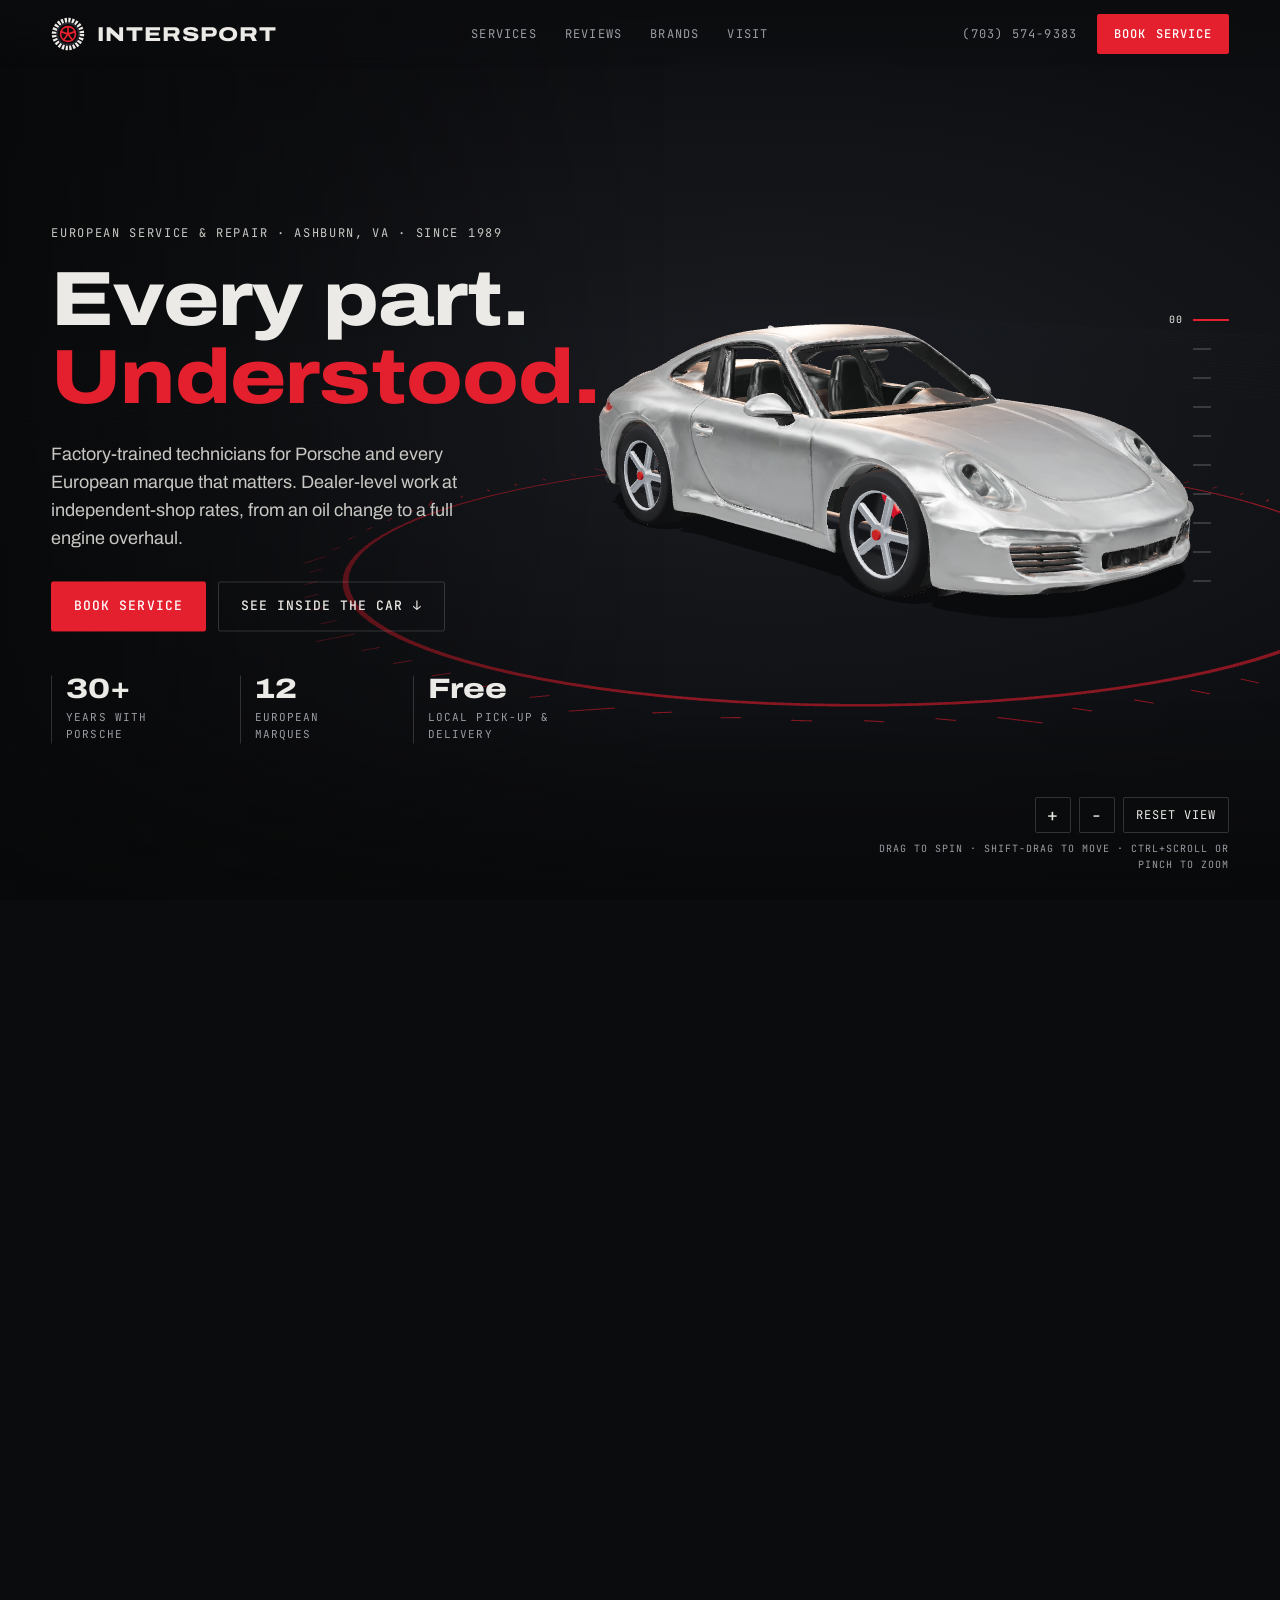
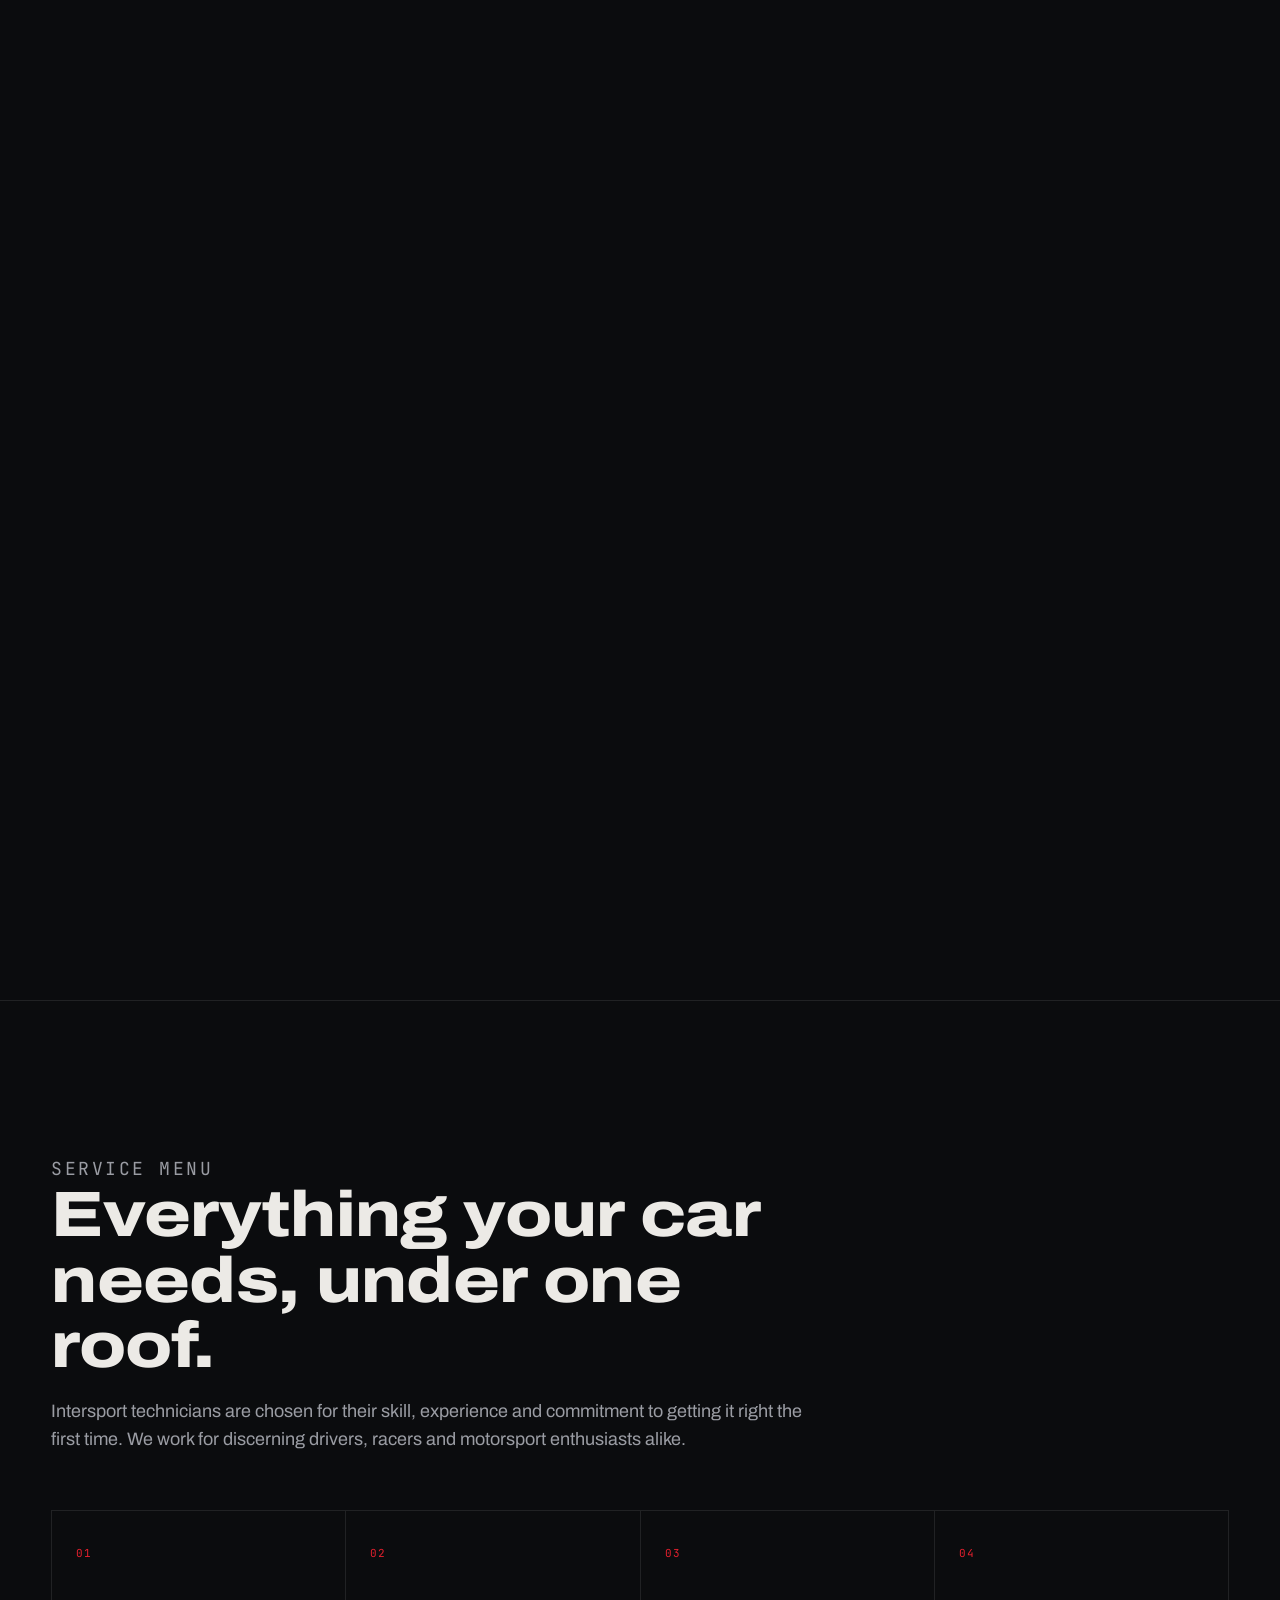
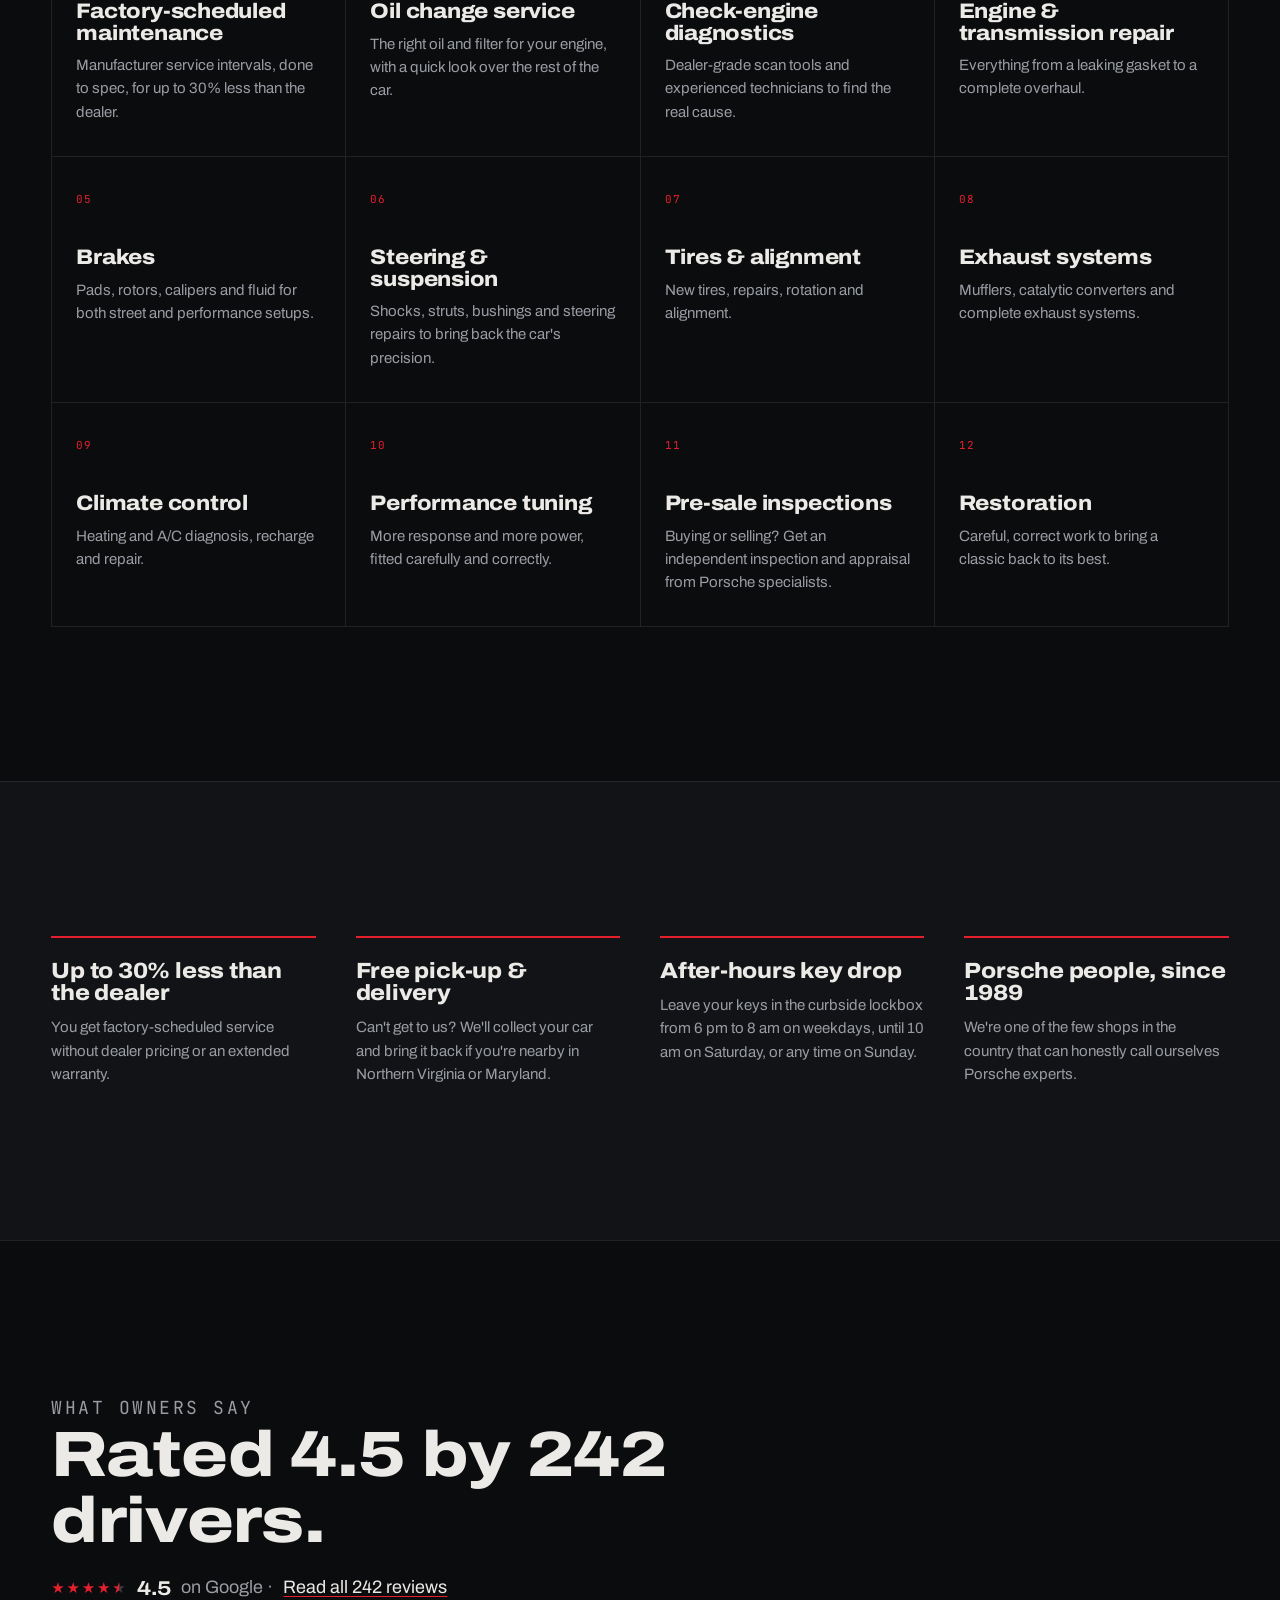
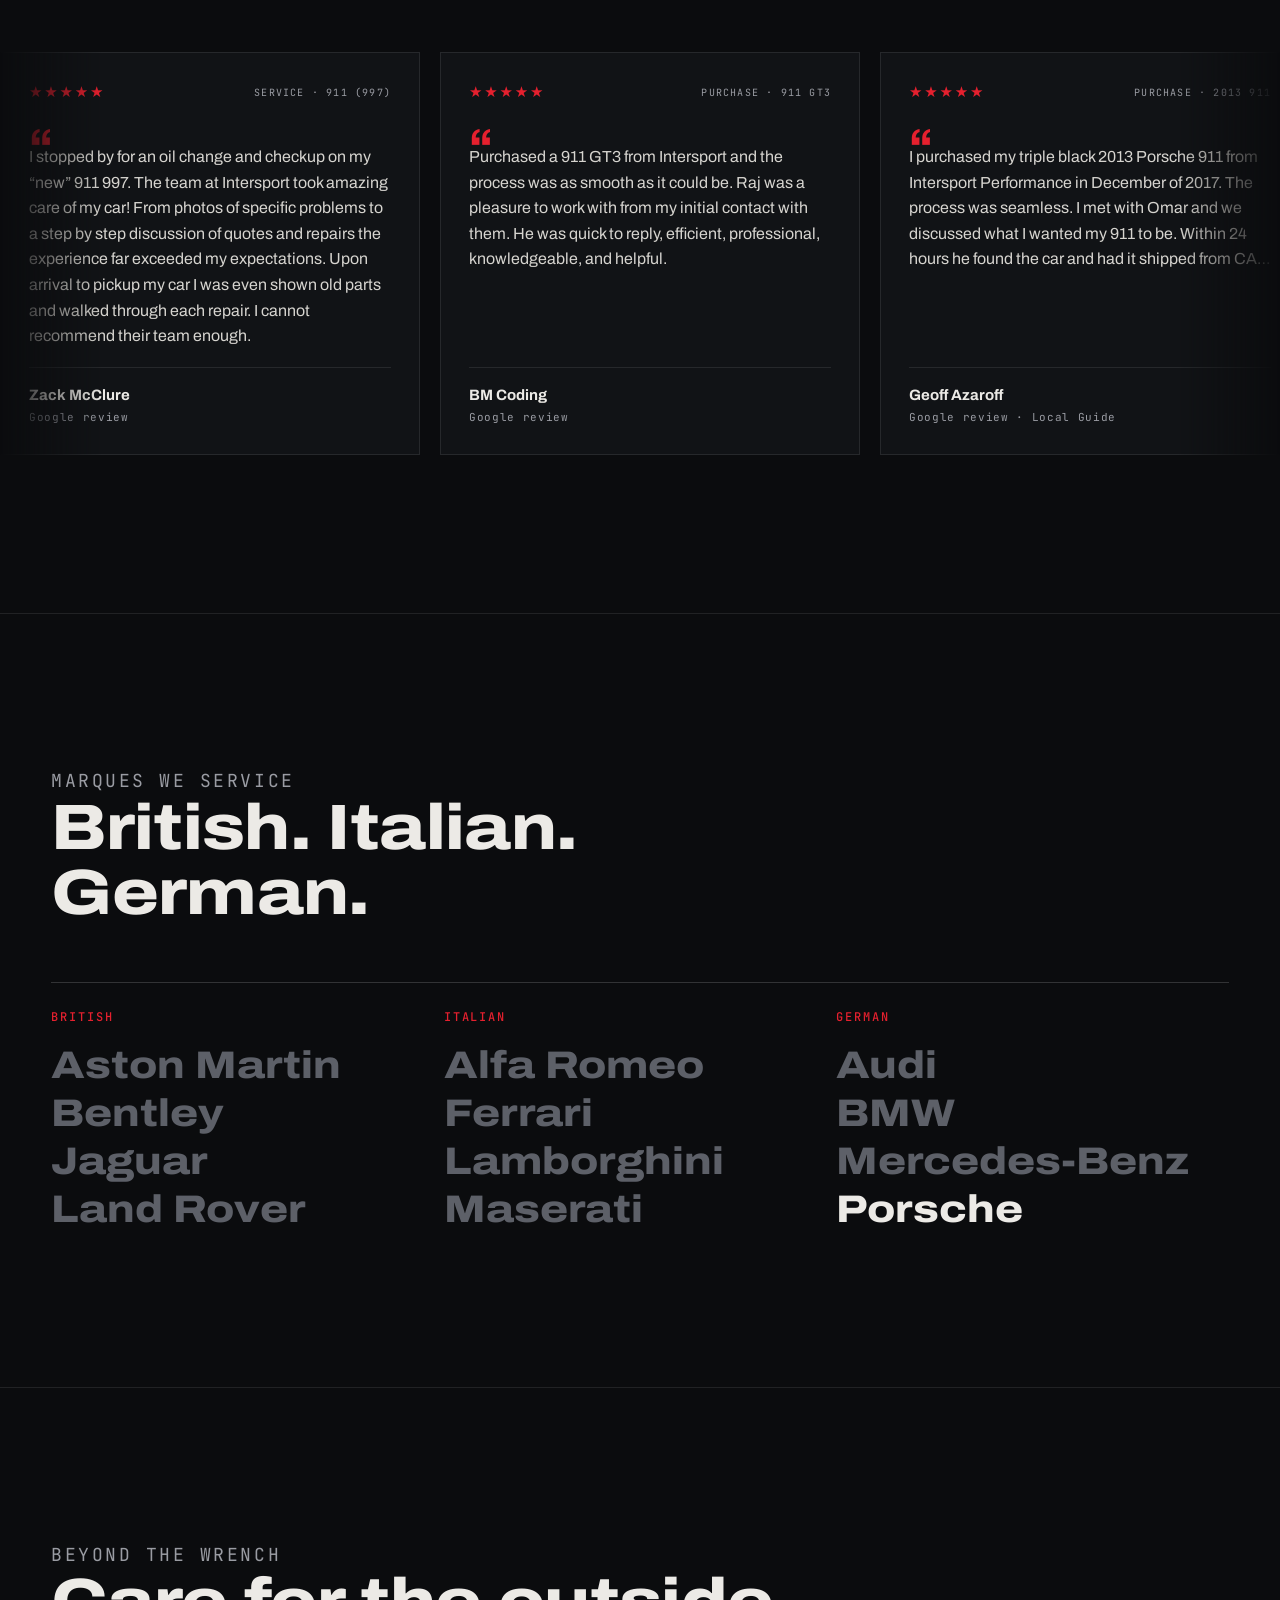
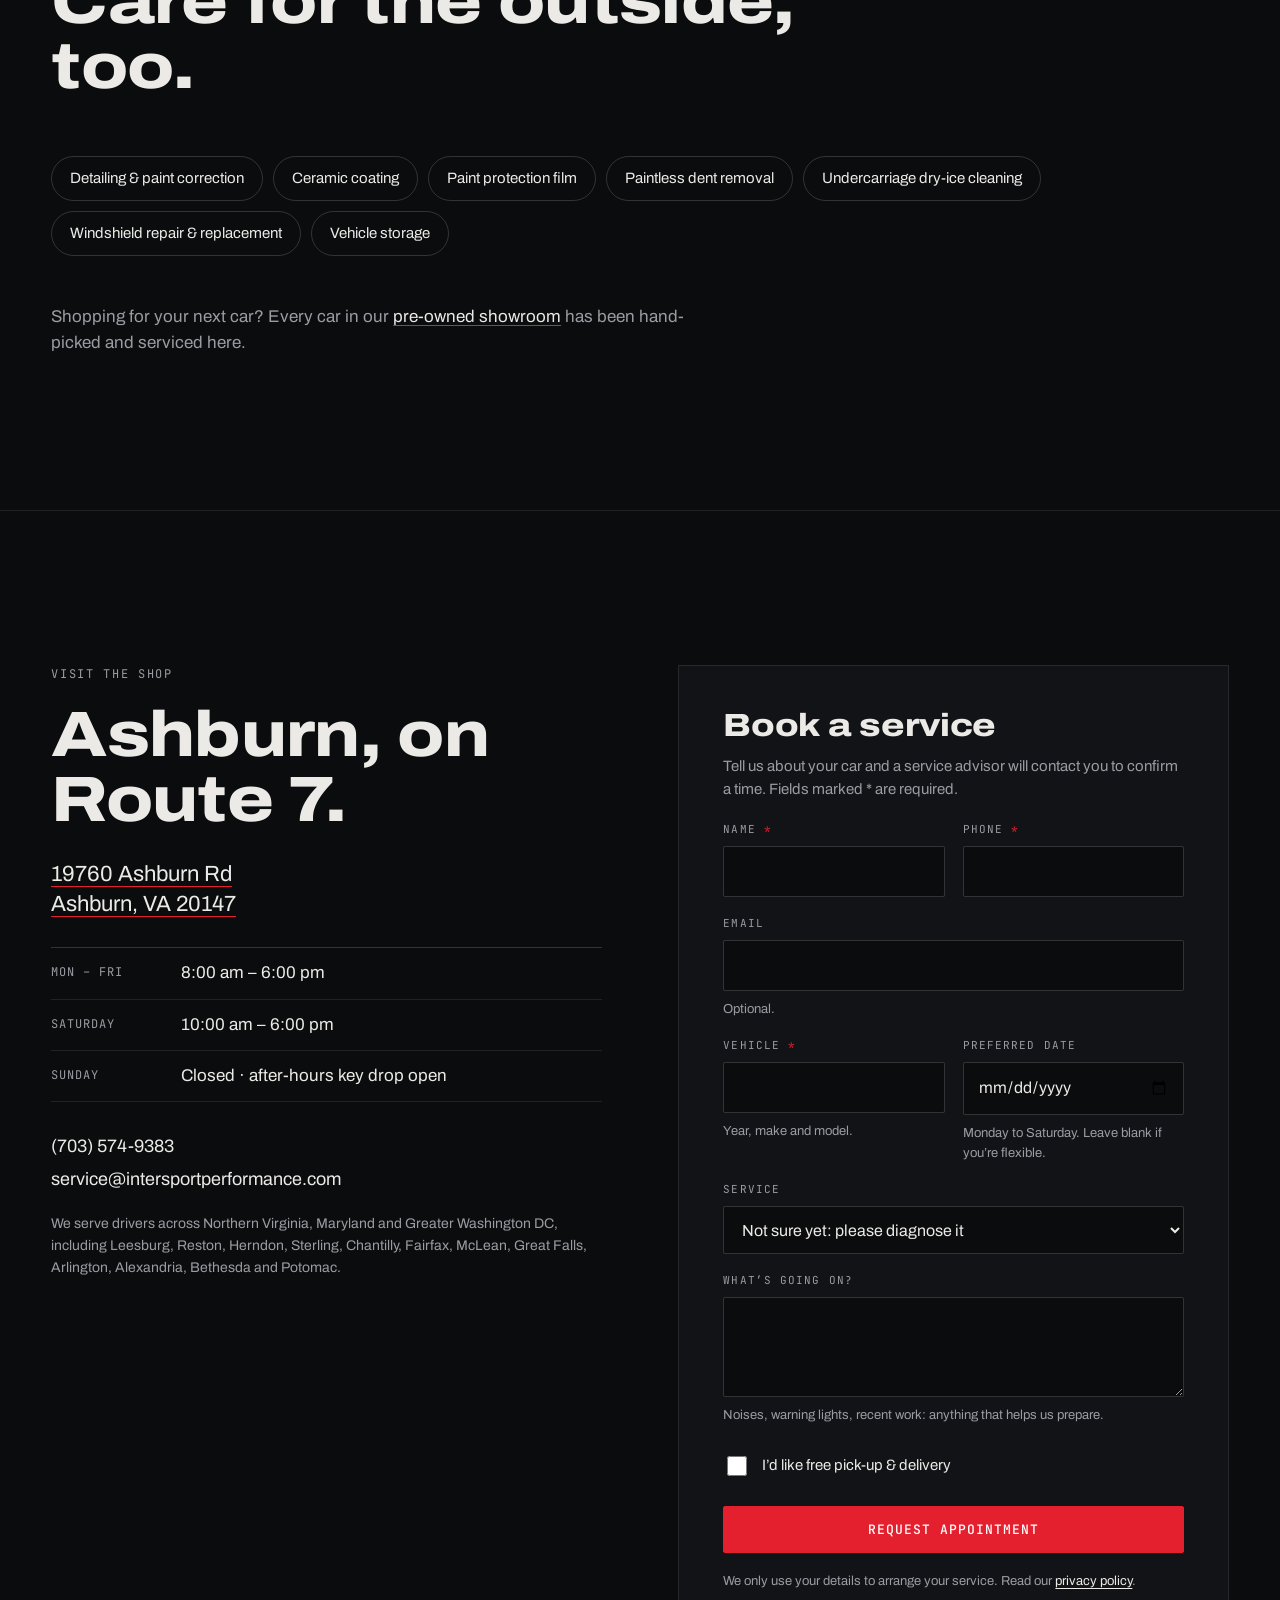
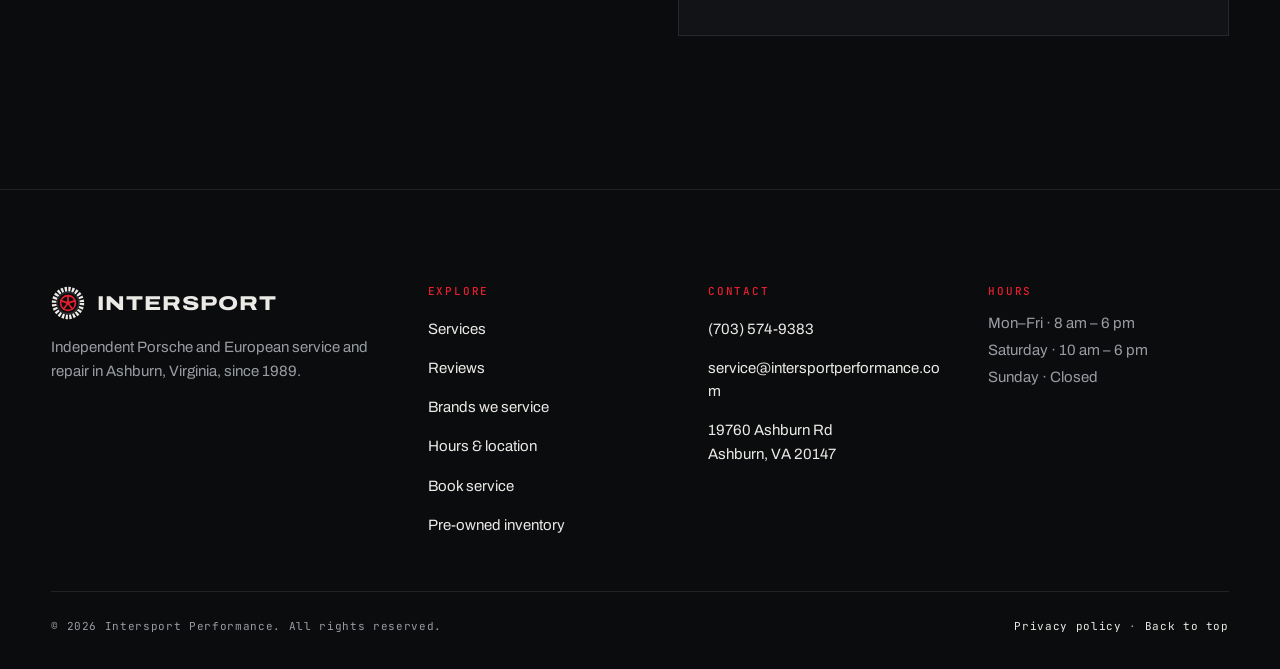
<file: index.html>
<!doctype html>
<html lang="en">
<head>
  <meta charset="utf-8" />
  <meta name="viewport" content="width=device-width, initial-scale=1, viewport-fit=cover" />
  <title>Porsche &amp; European Auto Repair in Ashburn, VA | Intersport</title>
  <meta name="description" content="Porsche specialists since 1989. Factory-scheduled maintenance, diagnostics, brakes, engine and transmission repair for European cars in Ashburn, VA." />
  <link rel="canonical" href="https://www.intersportperformance.com/" />
  <meta name="theme-color" content="#0b0c0e" />
  <link rel="icon" href="favicon.ico" sizes="32x32" />
  <link rel="icon" href="favicon.svg" type="image/svg+xml" />
  <link rel="apple-touch-icon" href="apple-touch-icon.png" />
  <link rel="manifest" href="site.webmanifest" />
  <meta property="og:type" content="website" />
  <meta property="og:site_name" content="Intersport Performance" />
  <meta property="og:title" content="Every part. Understood. | Intersport Performance" />
  <meta property="og:description" content="Porsche specialists since 1989. Factory-scheduled maintenance, diagnostics, brakes, engine and transmission repair for European cars in Ashburn, VA." />
  <meta property="og:url" content="https://www.intersportperformance.com/" />
  <meta property="og:image" content="https://www.intersportperformance.com/assets/og-image.jpg" />
  <meta property="og:image:width" content="1200" />
  <meta property="og:image:height" content="630" />
  <meta property="og:image:alt" content="A silver Porsche 911 on a turntable beside the headline Every part. Understood." />
  <meta name="twitter:card" content="summary_large_image" />
  <script type="application/ld+json">
    {
      "@context": "https://schema.org",
      "@type": "AutoRepair",
      "name": "Intersport Performance",
      "description": "Independent Porsche and European auto service and repair.",
      "url": "https://www.intersportperformance.com/",
      "image": "https://www.intersportperformance.com/assets/og-image.jpg",
      "telephone": "+1-703-574-9383",
      "email": "service@intersportperformance.com",
      "foundingDate": "1989",
      "address": {
        "@type": "PostalAddress",
        "streetAddress": "19760 Ashburn Rd",
        "addressLocality": "Ashburn",
        "addressRegion": "VA",
        "postalCode": "20147",
        "addressCountry": "US"
      },
      "openingHoursSpecification": [
        { "@type": "OpeningHoursSpecification", "dayOfWeek": ["Monday", "Tuesday", "Wednesday", "Thursday", "Friday"], "opens": "08:00", "closes": "18:00" },
        { "@type": "OpeningHoursSpecification", "dayOfWeek": "Saturday", "opens": "10:00", "closes": "18:00" }
      ]
    }
  </script>
  <link rel="preconnect" href="https://fonts.googleapis.com" />
  <link rel="preconnect" href="https://fonts.gstatic.com" crossorigin />
  <link href="https://fonts.googleapis.com/css2?family=Archivo:wdth,wght@62..125,300..900&family=JetBrains+Mono:wght@400;500&display=swap" rel="stylesheet" />
  <link rel="stylesheet" href="styles.css" />
  <script type="importmap">
    {
      "imports": {
        "three": "./vendor/three/three.module.js",
        "three/addons/": "./vendor/three/addons/"
      }
    }
  </script>
  <script src="js/site.js" defer></script>
  <script type="module" src="js/app.js"></script>
</head>
<body>
  <header class="nav">
    <a class="brand" href="./" data-home aria-label="Intersport Performance, home">
      <svg class="brand-mark" viewBox="0 0 32 32" aria-hidden="true">
        <circle cx="16" cy="16" r="13" class="tread" />
        <circle cx="16" cy="16" r="10.2" class="sidewall" />
        <g class="rim">
          <circle cx="16" cy="16" r="7" />
          <path d="M16 14V9M17.9 15.4L22.7 13.8M17.2 17.6L20.1 21.7M14.8 17.6L11.9 21.7M14.1 15.4L9.3 13.8" />
        </g>
        <circle cx="16" cy="16" r="1.9" class="hub" />
      </svg>
      <span class="brand-text"><b>Intersport</b></span>
    </a>
    <nav class="nav-links" aria-label="Primary">
      <a href="#services">Services</a>
      <a href="#reviews">Reviews</a>
      <a href="#brands">Brands</a>
      <a href="#visit">Visit</a>
    </nav>
    <div class="nav-cta">
      <a class="nav-phone" href="tel:+17035749383">(703) 574-9383</a>
      <a class="btn btn-sm" href="#book">Book<span class="nav-btn-extra"> service</span></a>
      <button class="menu-toggle" type="button" aria-expanded="false" aria-controls="mobile-menu" aria-label="Open menu"><span></span><span></span></button>
    </div>
  </header>

  <div id="mobile-menu" class="mobile-menu">
    <nav class="mobile-menu-links" aria-label="Mobile">
      <a href="#services">Services</a>
      <a href="#reviews">Reviews</a>
      <a href="#brands">Brands</a>
      <a href="#visit">Hours &amp; location</a>
      <a href="#book">Book service</a>
    </nav>
    <div class="mobile-menu-contact">
      <a class="btn btn-block" href="tel:+17035749383">Call (703) 574-9383</a>
      <a href="mailto:service@intersportperformance.com">service@intersportperformance.com</a>
      <a href="https://maps.google.com/?q=19760+Ashburn+Rd,+Ashburn,+VA+20147" rel="noopener">19760 Ashburn Rd, Ashburn, VA 20147</a>
      <p>Mon–Fri 8 am – 6 pm · Sat 10 am – 6 pm · Sun closed</p>
    </div>
  </div>

  <main id="top">
    <!-- ============ 3D hero + scroll teardown ============ -->
    <section id="teardown" class="teardown" aria-label="Interactive teardown of a sports car and our services">
      <div class="stage">
        <canvas id="scene" aria-hidden="true"></canvas>
        <div class="vignette" aria-hidden="true"></div>
        <div class="anchor" id="anchor" aria-hidden="true"><i></i><span></span></div>

        <div class="panels">
          <article class="panel panel-hero is-active" data-stage="0">
            <p class="eyebrow">European service &amp; repair · Ashburn, VA · Since 1989</p>
            <h1>Every part.<br /><em>Understood.</em></h1>
            <p class="lede">Factory-trained technicians for Porsche and every European marque that matters. Dealer-level work at independent-shop rates, from an oil change to a full engine overhaul.</p>
            <div class="cta-row">
              <a class="btn" href="#book">Book service</a>
              <a class="btn btn-ghost" href="#teardown" data-scroll-stage="1">See inside the car <span aria-hidden="true">↓</span></a>
            </div>
            <dl class="hero-stats">
              <div><dt>30+</dt><dd>years with Porsche</dd></div>
              <div><dt>12</dt><dd>European marques</dd></div>
              <div><dt>Free</dt><dd>local pick-up &amp; delivery</dd></div>
            </dl>
          </article>

          <article class="panel" data-stage="1" data-label="Inspection">
            <p class="kicker"><span>01</span> Multi-point inspection</p>
            <h2>We start by looking at everything.</h2>
            <p>Fluids, leaks, wear, fault codes and service history, all before anyone picks up a wrench. You hear what needs doing now and what can wait, in plain language.</p>
            <ul class="specs"><li>Multi-point inspection</li><li>Pre-sale inspections &amp; appraisals</li><li>Virginia safety inspection</li></ul>
          </article>

          <article class="panel" data-stage="2" data-label="Wheels &amp; tires">
            <p class="kicker"><span>02</span> Wheels &amp; tires</p>
            <h2>Where the car meets the road.</h2>
            <p>New tires matched to your car's spec, plus repairs, rotation, balancing and a precise alignment so the car tracks straight and wears evenly.</p>
            <ul class="specs"><li>Tire sales &amp; mounting</li><li>Rotation &amp; balancing</li><li>Four-wheel alignment</li></ul>
          </article>

          <article class="panel" data-stage="3" data-label="Brakes">
            <p class="kicker"><span>03</span> Brakes</p>
            <h2>Stopping power, restored.</h2>
            <p>Pads, rotors, calipers and fluid, measured against factory tolerances. We cover performance brake setups for spirited road and track driving too.</p>
            <ul class="specs"><li>Pads &amp; rotors</li><li>Caliper service</li><li>Brake fluid flush</li></ul>
          </article>

          <article class="panel" data-stage="4" data-label="Steering &amp; suspension">
            <p class="kicker"><span>04</span> Steering &amp; suspension</p>
            <h2>The feel you bought it for.</h2>
            <p>Worn bushings, tired dampers and loose tie rods slowly dull the precision these cars are known for. We find it and fix it.</p>
            <ul class="specs"><li>Shocks, struts &amp; springs</li><li>Control arms &amp; bushings</li><li>Steering racks &amp; tie rods</li></ul>
          </article>

          <article class="panel" data-stage="5" data-label="Engine">
            <p class="kicker"><span>05</span> Engine</p>
            <h2>From tune-up to full rebuild.</h2>
            <p>Our master technicians have spent three decades inside flat-sixes, V8s and V12s. They handle routine tune-ups, complete overhauls and performance tuning.</p>
            <ul class="specs"><li>Engine repair &amp; overhaul</li><li>Performance tuning</li><li>Oil change service</li></ul>
          </article>

          <article class="panel" data-stage="6" data-label="Transmission">
            <p class="kicker"><span>06</span> Transmission &amp; drivetrain</p>
            <h2>Every gear, every shift.</h2>
            <p>Manual gearboxes, PDK and automatic transmissions, clutches, differentials and axles, diagnosed and repaired by people who know European drivetrains.</p>
            <ul class="specs"><li>Transmission repair</li><li>Clutch replacement</li><li>Differential &amp; CV axles</li></ul>
          </article>

          <article class="panel" data-stage="7" data-label="Exhaust">
            <p class="kicker"><span>07</span> Exhaust</p>
            <h2>Breathe right. Sound right.</h2>
            <p>Mufflers, catalytic converters, headers and complete exhaust systems, repaired to factory spec or upgraded for more performance.</p>
            <ul class="specs"><li>Mufflers &amp; resonators</li><li>Catalytic converters</li><li>Performance exhaust</li></ul>
          </article>

          <article class="panel" data-stage="8" data-label="Diagnostics &amp; climate">
            <p class="kicker"><span>08</span> Diagnostics, cooling &amp; climate</p>
            <h2>Check engine light? We'll read it.</h2>
            <p>Dealer-grade diagnostics trace a fault to its source. We also service cooling systems, heating and A/C, so the car stays comfortable and runs at the right temperature.</p>
            <ul class="specs"><li>Check-engine diagnostics</li><li>Heating &amp; A/C</li><li>Cooling system service</li></ul>
          </article>

          <article class="panel panel-final" data-stage="9">
            <p class="kicker"><span>09</span> Reassembled</p>
            <h2>Road-tested. Returned. <em>Right.</em></h2>
            <p>Factory-scheduled maintenance for up to 30% less than the dealer, with no need for an expensive extended warranty.</p>
            <div class="cta-row">
              <a class="btn" href="#book">Book service</a>
              <a class="btn btn-ghost" href="#services">All services</a>
            </div>
          </article>
        </div>

        <ol class="rail" aria-label="Teardown chapters">
          <li><button data-scroll-stage="0" aria-label="Overview"></button></li>
          <li><button data-scroll-stage="1" aria-label="Inspection"></button></li>
          <li><button data-scroll-stage="2" aria-label="Wheels and tires"></button></li>
          <li><button data-scroll-stage="3" aria-label="Brakes"></button></li>
          <li><button data-scroll-stage="4" aria-label="Steering and suspension"></button></li>
          <li><button data-scroll-stage="5" aria-label="Engine"></button></li>
          <li><button data-scroll-stage="6" aria-label="Transmission"></button></li>
          <li><button data-scroll-stage="7" aria-label="Exhaust"></button></li>
          <li><button data-scroll-stage="8" aria-label="Diagnostics and climate"></button></li>
          <li><button data-scroll-stage="9" aria-label="Reassembled"></button></li>
        </ol>
        <div class="view-controls" role="group" aria-label="3D view">
          <button type="button" data-zoom="in" aria-label="Zoom in">+</button>
          <button type="button" data-zoom="out" aria-label="Zoom out">&minus;</button>
          <button type="button" data-reset-view>Reset view</button>
          <p class="view-tip"><span class="tip-desk">Drag to spin · Shift-drag to move · Ctrl+scroll or pinch to zoom</span><span class="tip-touch">Swipe to spin · Pinch to zoom and move</span></p>
        </div>
        <div class="scroll-hint" aria-hidden="true"><span>Scroll to take it apart</span><i></i></div>
      </div>
    </section>

    <!-- ============ Services ============ -->
    <section id="services" class="section">
      <header class="section-head">
        <p class="eyebrow">Service menu</p>
        <h2>Everything your car needs, under one roof.</h2>
        <p>Intersport technicians are chosen for their skill, experience and commitment to getting it right the first time. We work for discerning drivers, racers and motorsport enthusiasts alike.</p>
      </header>
      <div class="svc-grid">
        <div class="svc"><span>01</span><h3>Factory-scheduled maintenance</h3><p>Manufacturer service intervals, done to spec, for up to 30% less than the dealer.</p></div>
        <div class="svc"><span>02</span><h3>Oil change service</h3><p>The right oil and filter for your engine, with a quick look over the rest of the car.</p></div>
        <div class="svc"><span>03</span><h3>Check-engine diagnostics</h3><p>Dealer-grade scan tools and experienced technicians to find the real cause.</p></div>
        <div class="svc"><span>04</span><h3>Engine &amp; transmission repair</h3><p>Everything from a leaking gasket to a complete overhaul.</p></div>
        <div class="svc"><span>05</span><h3>Brakes</h3><p>Pads, rotors, calipers and fluid for both street and performance setups.</p></div>
        <div class="svc"><span>06</span><h3>Steering &amp; suspension</h3><p>Shocks, struts, bushings and steering repairs to bring back the car's precision.</p></div>
        <div class="svc"><span>07</span><h3>Tires &amp; alignment</h3><p>New tires, repairs, rotation and alignment.</p></div>
        <div class="svc"><span>08</span><h3>Exhaust systems</h3><p>Mufflers, catalytic converters and complete exhaust systems.</p></div>
        <div class="svc"><span>09</span><h3>Climate control</h3><p>Heating and A/C diagnosis, recharge and repair.</p></div>
        <div class="svc"><span>10</span><h3>Performance tuning</h3><p>More response and more power, fitted carefully and correctly.</p></div>
        <div class="svc"><span>11</span><h3>Pre-sale inspections</h3><p>Buying or selling? Get an independent inspection and appraisal from Porsche specialists.</p></div>
        <div class="svc"><span>12</span><h3>Restoration</h3><p>Careful, correct work to bring a classic back to its best.</p></div>
      </div>
    </section>

    <!-- ============ Why ============ -->
    <section class="section why">
      <div class="why-grid">
        <div class="why-item">
          <h3>Up to 30% less than the dealer</h3>
          <p>You get factory-scheduled service without dealer pricing or an extended warranty.</p>
        </div>
        <div class="why-item">
          <h3>Free pick-up &amp; delivery</h3>
          <p>Can't get to us? We'll collect your car and bring it back if you're nearby in Northern Virginia or Maryland.</p>
        </div>
        <div class="why-item">
          <h3>After-hours key drop</h3>
          <p>Leave your keys in the curbside lockbox from 6 pm to 8 am on weekdays, until 10 am on Saturday, or any time on Sunday.</p>
        </div>
        <div class="why-item">
          <h3>Porsche people, since 1989</h3>
          <p>We're one of the few shops in the country that can honestly call ourselves Porsche experts.</p>
        </div>
      </div>
    </section>

    <!-- ============ Reviews ============ -->
    <section id="reviews" class="section reviews" aria-labelledby="reviews-title">
      <header class="section-head reviews-head">
        <p class="eyebrow">What owners say</p>
        <h2 id="reviews-title">Rated 4.5 by 242 drivers.</h2>
        <p class="rating"><span class="stars" aria-hidden="true">★★★★<span class="half">★</span></span> <b>4.5</b> on Google · <a href="https://www.google.com/maps/search/?api=1&amp;query=Intersport+Performance+19760+Ashburn+Rd+Ashburn+VA" rel="noopener">Read all 242 reviews</a></p>
      </header>
      <div class="marquee" data-marquee>
        <div class="marquee-track">
          <figure class="review">
            <div class="review-top"><span class="stars" aria-label="5 out of 5 stars">★★★★★</span><span class="review-tag">Service · 911 (997)</span></div>
            <blockquote>I stopped by for an oil change and checkup on my “new” 911 997. The team at Intersport took amazing care of my car! From photos of specific problems to a step by step discussion of quotes and repairs the experience far exceeded my expectations. Upon arrival to pickup my car I was even shown old parts and walked through each repair. I cannot recommend their team enough.</blockquote>
            <figcaption><b>Zack McClure</b><span>Google review</span></figcaption>
          </figure>
          <figure class="review">
            <div class="review-top"><span class="stars" aria-label="5 out of 5 stars">★★★★★</span><span class="review-tag">Purchase · 911 GT3</span></div>
            <blockquote>Purchased a 911 GT3 from Intersport and the process was as smooth as it could be. Raj was a pleasure to work with from my initial contact with them. He was quick to reply, efficient, professional, knowledgeable, and helpful.</blockquote>
            <figcaption><b>BM Coding</b><span>Google review</span></figcaption>
          </figure>
          <figure class="review">
            <div class="review-top"><span class="stars" aria-label="5 out of 5 stars">★★★★★</span><span class="review-tag">Purchase · 2013 911</span></div>
            <blockquote>I purchased my triple black 2013 Porsche 911 from Intersport Performance in December of 2017. The process was seamless. I met with Omar and we discussed what I wanted my 911 to be. Within 24 hours he found the car and had it shipped from CA…</blockquote>
            <figcaption><b>Geoff Azaroff</b><span>Google review · Local Guide</span></figcaption>
          </figure>
        </div>
      </div>
    </section>

    <!-- ============ Brands ============ -->
    <section id="brands" class="section">
      <header class="section-head">
        <p class="eyebrow">Marques we service</p>
        <h2>British. Italian. German.</h2>
      </header>
      <div class="brand-cols">
        <div><h3>British</h3><ul><li>Aston Martin</li><li>Bentley</li><li>Jaguar</li><li>Land Rover</li></ul></div>
        <div><h3>Italian</h3><ul><li>Alfa Romeo</li><li>Ferrari</li><li>Lamborghini</li><li>Maserati</li></ul></div>
        <div><h3>German</h3><ul><li>Audi</li><li>BMW</li><li>Mercedes-Benz</li><li class="hl">Porsche</li></ul></div>
      </div>
    </section>

    <!-- ============ Beyond the wrench ============ -->
    <section class="section beyond">
      <header class="section-head">
        <p class="eyebrow">Beyond the wrench</p>
        <h2>Care for the outside, too.</h2>
      </header>
      <ul class="chips">
        <li>Detailing &amp; paint correction</li>
        <li>Ceramic coating</li>
        <li>Paint protection film</li>
        <li>Paintless dent removal</li>
        <li>Undercarriage dry-ice cleaning</li>
        <li>Windshield repair &amp; replacement</li>
        <li>Vehicle storage</li>
      </ul>
      <p class="aside">Shopping for your next car? Every car in our <a href="https://www.intersportperformance.com/inventory/" rel="noopener">pre-owned showroom</a> has been hand-picked and serviced here.</p>
    </section>

    <!-- ============ Visit + book ============ -->
    <section id="visit" class="section visit">
      <div class="visit-info">
        <p class="eyebrow">Visit the shop</p>
        <h2>Ashburn, on Route 7.</h2>
        <address>
          <a href="https://maps.google.com/?q=19760+Ashburn+Rd,+Ashburn,+VA+20147" rel="noopener">19760 Ashburn Rd<br />Ashburn, VA 20147</a>
        </address>
        <dl class="hours">
          <div><dt>Mon – Fri</dt><dd>8:00 am – 6:00 pm</dd></div>
          <div><dt>Saturday</dt><dd>10:00 am – 6:00 pm</dd></div>
          <div><dt>Sunday</dt><dd>Closed · after-hours key drop open</dd></div>
        </dl>
        <p class="contact-lines">
          <a href="tel:+17035749383">(703) 574-9383</a><br />
          <a href="mailto:service@intersportperformance.com">service@intersportperformance.com</a>
        </p>
        <p class="areas">We serve drivers across Northern Virginia, Maryland and Greater Washington DC, including Leesburg, Reston, Herndon, Sterling, Chantilly, Fairfax, McLean, Great Falls, Arlington, Alexandria, Bethesda and Potomac.</p>
      </div>

      <form id="book" class="book" novalidate data-endpoint="" aria-labelledby="book-title">
        <h2 id="book-title">Book a service</h2>
        <p class="form-note">Tell us about your car and a service advisor will contact you to confirm a time. Fields marked <span aria-hidden="true">*</span><span class="sr-only">with an asterisk</span> are required.</p>
        <div class="form-alert" role="alert" hidden></div>
        <div class="form-fields">
          <div class="row">
            <div class="field">
              <label for="f-name">Name <span aria-hidden="true">*</span></label>
              <input id="f-name" name="name" autocomplete="name" required aria-describedby="err-name" />
              <p class="field-error" id="err-name" hidden></p>
            </div>
            <div class="field">
              <label for="f-phone">Phone <span aria-hidden="true">*</span></label>
              <input id="f-phone" name="phone" type="tel" inputmode="tel" autocomplete="tel" required aria-describedby="err-phone" />
              <p class="field-error" id="err-phone" hidden></p>
            </div>
          </div>
          <div class="field">
            <label for="f-email">Email</label>
            <input id="f-email" name="email" type="email" autocomplete="email" aria-describedby="hint-email err-email" />
            <p class="hint" id="hint-email">Optional.</p>
            <p class="field-error" id="err-email" hidden></p>
          </div>
          <div class="row">
            <div class="field">
              <label for="f-vehicle">Vehicle <span aria-hidden="true">*</span></label>
              <input id="f-vehicle" name="vehicle" required aria-describedby="hint-vehicle err-vehicle" />
              <p class="hint" id="hint-vehicle">Year, make and model.</p>
              <p class="field-error" id="err-vehicle" hidden></p>
            </div>
            <div class="field">
              <label for="f-date">Preferred date</label>
              <input id="f-date" name="date" type="date" aria-describedby="hint-date err-date" />
              <p class="hint" id="hint-date">Monday to Saturday. Leave blank if you’re flexible.</p>
              <p class="field-error" id="err-date" hidden></p>
            </div>
          </div>
          <div class="field">
            <label for="f-service">Service</label>
            <select id="f-service" name="service">
            <option>Not sure yet: please diagnose it</option>
            <option>Factory-scheduled maintenance</option>
            <option>Oil change</option>
            <option>Check-engine light / diagnostics</option>
            <option>Brakes</option>
            <option>Tires &amp; alignment</option>
            <option>Steering &amp; suspension</option>
            <option>Engine or transmission</option>
            <option>Exhaust</option>
            <option>Heating &amp; A/C</option>
            <option>Performance tuning</option>
            <option>Pre-sale inspection</option>
            <option>Detailing / protection</option>
            <option>Something else</option>
          </select>
          </div>
          <div class="field">
            <label for="f-notes">What’s going on?</label>
            <textarea id="f-notes" name="notes" rows="3" aria-describedby="hint-notes"></textarea>
            <p class="hint" id="hint-notes">Noises, warning lights, recent work: anything that helps us prepare.</p>
          </div>
          <label class="check" for="f-pickup"><input id="f-pickup" type="checkbox" name="pickup" value="yes" /> I’d like free pick-up &amp; delivery</label>
          <input class="hp" type="text" name="_gotcha" tabindex="-1" autocomplete="off" aria-hidden="true" />
          <button class="btn btn-block" type="submit">Request appointment</button>
          <p class="form-fine">We only use your details to arrange your service. Read our <a href="https://www.intersportperformance.com/privacy-policy/" rel="noopener">privacy policy</a>.</p>
        </div>
        <div class="form-success" role="status" tabindex="-1" hidden>
          <svg class="form-success-icon" viewBox="0 0 48 48" aria-hidden="true"><circle cx="24" cy="24" r="22" /><path d="M14 24.5l6.5 6.5L34 17.5" /></svg>
          <h3 class="form-success-title"></h3>
          <p class="form-success-body"></p>
          <button type="button" class="btn btn-ghost" data-book-again>Book another service</button>
        </div>
      </form>
    </section>
  </main>

  <footer class="footer">
    <div class="footer-grid">
      <div class="footer-brand">
        <a class="brand" href="./" data-home aria-label="Intersport Performance, home">
          <svg class="brand-mark" viewBox="0 0 32 32" aria-hidden="true">
        <circle cx="16" cy="16" r="13" class="tread" />
        <circle cx="16" cy="16" r="10.2" class="sidewall" />
        <g class="rim">
          <circle cx="16" cy="16" r="7" />
          <path d="M16 14V9M17.9 15.4L22.7 13.8M17.2 17.6L20.1 21.7M14.8 17.6L11.9 21.7M14.1 15.4L9.3 13.8" />
        </g>
        <circle cx="16" cy="16" r="1.9" class="hub" />
      </svg>
          <span class="brand-text"><b>Intersport</b></span>
        </a>
        <p>Independent Porsche and European service and repair in Ashburn, Virginia, since 1989.</p>
      </div>
      <nav class="footer-col" aria-label="Footer">
        <h2>Explore</h2>
        <ul>
          <li><a href="#services">Services</a></li>
          <li><a href="#reviews">Reviews</a></li>
          <li><a href="#brands">Brands we service</a></li>
          <li><a href="#visit">Hours &amp; location</a></li>
          <li><a href="#book">Book service</a></li>
          <li><a href="https://www.intersportperformance.com/inventory/" rel="noopener">Pre-owned inventory</a></li>
        </ul>
      </nav>
      <div class="footer-col">
        <h2>Contact</h2>
        <ul>
          <li><a href="tel:+17035749383">(703) 574-9383</a></li>
          <li><a href="mailto:service@intersportperformance.com">service@intersportperformance.com</a></li>
          <li><a href="https://maps.google.com/?q=19760+Ashburn+Rd,+Ashburn,+VA+20147" rel="noopener">19760 Ashburn Rd<br />Ashburn, VA 20147</a></li>
        </ul>
      </div>
      <div class="footer-col">
        <h2>Hours</h2>
        <ul>
          <li>Mon–Fri · 8 am – 6 pm</li>
          <li>Saturday · 10 am – 6 pm</li>
          <li>Sunday · Closed</li>
        </ul>
      </div>
    </div>
    <div class="footer-bottom">
      <p>© <span data-year>2026</span> Intersport Performance. All rights reserved.</p>
      <p><a href="https://www.intersportperformance.com/privacy-policy/" rel="noopener">Privacy policy</a> · <a href="#top">Back to top</a></p>
    </div>
  </footer>
</body>
</html>
</file>
<file: styles.css>
:root {
  --bg: #0b0c0e;
  --bg-2: #111316;
  --panel: rgba(14, 15, 18, 0.72);
  --line: rgba(255, 255, 255, 0.09);
  --line-2: rgba(255, 255, 255, 0.16);
  --text: #eceae6;
  --muted: #9a9ca3;
  --accent: #e5202e;
  --accent-2: #ff3d4a;
  --display: 'Archivo', system-ui, sans-serif;
  --mono: 'JetBrains Mono', ui-monospace, monospace;
  --gutter: clamp(16px, 4vw, 56px);
  --nav-h: 68px;
}

* { box-sizing: border-box; }
[hidden] { display: none !important; }
html { scroll-behavior: smooth; -webkit-text-size-adjust: 100%; }
@media (prefers-reduced-motion: reduce) { html { scroll-behavior: auto; } }
body {
  margin: 0;
  background: var(--bg);
  color: var(--text);
  font-family: var(--display);
  font-stretch: 100%;
  font-size: 17px;
  line-height: 1.55;
  -webkit-font-smoothing: antialiased;
  overflow-x: hidden;
  overflow-x: clip;
}
html { overflow-x: hidden; overflow-x: clip; }
img, svg, video, canvas { max-width: 100%; }
/* Anchor jumps land below the fixed header. */
[id] { scroll-margin-top: calc(var(--nav-h) + 16px); }
.sr-only { position: absolute; width: 1px; height: 1px; margin: -1px; overflow: hidden; clip: rect(0 0 0 0); white-space: nowrap; border: 0; }
a { color: inherit; }
h1, h2, h3 { margin: 0; font-weight: 800; font-stretch: 118%; letter-spacing: -0.01em; line-height: 1.02; }
em { font-style: normal; color: var(--accent); }
::selection { background: var(--accent); color: #fff; }

.eyebrow, .kicker {
  font-family: var(--mono);
  font-size: 12px;
  letter-spacing: 0.14em;
  text-transform: uppercase;
  color: var(--muted);
  margin: 0 0 18px;
}
.kicker span { color: var(--accent); margin-right: 10px; }

/* ---------------------------------------------------------------- buttons */
.btn {
  display: inline-flex; align-items: center; gap: 10px;
  padding: 14px 22px;
  background: var(--accent); color: #fff;
  font-family: var(--mono); font-size: 13px; font-weight: 500;
  letter-spacing: 0.08em; text-transform: uppercase; text-decoration: none;
  border: 1px solid var(--accent); border-radius: 2px; cursor: pointer;
  transition: background 0.2s, color 0.2s, transform 0.2s;
}
.btn:hover { background: var(--accent-2); border-color: var(--accent-2); }
.btn:active { transform: translateY(1px); }
.btn-ghost { background: transparent; color: var(--text); border-color: var(--line-2); }
.btn-ghost:hover { background: rgba(255, 255, 255, 0.06); border-color: var(--text); }
.btn-sm { padding: 10px 16px; font-size: 12px; }
.btn { white-space: nowrap; }
.btn-block { width: 100%; justify-content: center; }
:focus-visible { outline: 2px solid var(--accent); outline-offset: 3px; }

/* -------------------------------------------------------------------- nav */
.nav {
  position: fixed; inset: 0 0 auto; z-index: 50;
  height: var(--nav-h);
  display: flex; align-items: center; justify-content: space-between; gap: 24px;
  padding: 0 var(--gutter);
  background: linear-gradient(to bottom, rgba(11, 12, 14, 0.85), rgba(11, 12, 14, 0));
  backdrop-filter: blur(6px);
}
.nav.is-solid { background: rgba(11, 12, 14, 0.92); border-bottom: 1px solid var(--line); }
.brand { display: flex; align-items: center; gap: 12px; text-decoration: none; }
.brand-mark { width: 34px; height: 34px; flex: none; transition: transform 0.8s cubic-bezier(.2, .7, .2, 1); }
.brand:hover .brand-mark { transform: rotate(144deg); }
.brand-mark .tread { fill: none; stroke: var(--text); stroke-width: 4.5; stroke-dasharray: 2.1 1.3; }
.brand-mark .sidewall { fill: none; stroke: #2a2c31; stroke-width: 1.4; }
.brand-mark .rim { fill: none; stroke: var(--accent); stroke-width: 1.6; stroke-linecap: round; }
.brand-mark .hub { fill: var(--accent); }
@media (prefers-reduced-motion: reduce) { .brand-mark { transition: none; } }
.brand-text { font-family: var(--mono); font-size: 12px; letter-spacing: 0.2em; text-transform: uppercase; line-height: 1.2; display: flex; flex-direction: column; }
.brand-text b { font-family: var(--display); font-stretch: 125%; font-weight: 800; font-size: 20px; letter-spacing: 0.05em; }
.nav-links { display: flex; gap: 28px; }
.nav-links a, .nav-phone {
  font-family: var(--mono); font-size: 12px; letter-spacing: 0.1em; text-transform: uppercase;
  text-decoration: none; color: var(--muted); transition: color 0.2s;
}
.nav-links a:hover, .nav-phone:hover { color: var(--text); }
.nav-cta { display: flex; align-items: center; gap: 20px; }
.nav-links a[href], .nav-phone { padding-block: 8px; }

/* ------------------------------------------------------------ mobile menu */
.menu-toggle {
  display: none; position: relative; width: 44px; height: 44px; flex: none;
  background: transparent; border: 1px solid var(--line-2); border-radius: 2px; cursor: pointer;
}
.menu-toggle span {
  position: absolute; left: 12px; right: 12px; height: 2px; background: var(--text);
  transition: transform 0.3s cubic-bezier(.2, .7, .2, 1), top 0.3s;
}
.menu-toggle span:first-child { top: 16px; }
.menu-toggle span:last-child { top: 25px; }
.menu-toggle[aria-expanded='true'] span:first-child { top: 20.5px; transform: rotate(45deg); }
.menu-toggle[aria-expanded='true'] span:last-child { top: 20.5px; transform: rotate(-45deg); }
.mobile-menu {
  position: fixed; inset: 0; z-index: 45;
  display: flex; flex-direction: column; justify-content: space-between; gap: 32px;
  padding: calc(var(--nav-h) + 24px) var(--gutter) calc(28px + env(safe-area-inset-bottom, 0px));
  background: rgba(11, 12, 14, 0.98);
  overflow-y: auto; overscroll-behavior: contain;
  opacity: 0; visibility: hidden; transform: translateY(-12px);
  transition: opacity 0.3s, transform 0.3s cubic-bezier(.2, .7, .2, 1), visibility 0s linear 0.3s;
}
.mobile-menu.is-open { opacity: 1; visibility: visible; transform: none; transition: opacity 0.3s, transform 0.3s cubic-bezier(.2, .7, .2, 1); }
.mobile-menu-links { display: flex; flex-direction: column; }
.mobile-menu-links a {
  padding: 14px 0; border-bottom: 1px solid var(--line);
  font-size: clamp(26px, 8vw, 40px); font-weight: 800; font-stretch: 118%; text-decoration: none;
}
.mobile-menu-links a:hover { color: var(--accent); }
.mobile-menu-contact { display: grid; gap: 14px; font-size: 15px; }
.mobile-menu-contact a:not(.btn) { color: var(--text); text-decoration-color: var(--accent); text-underline-offset: 3px; overflow-wrap: anywhere; }
.mobile-menu-contact p { margin: 0; font-family: var(--mono); font-size: 11px; letter-spacing: 0.08em; text-transform: uppercase; color: var(--muted); }
html.menu-open { overflow: hidden; }
@media (max-width: 900px) {
  .nav-links, .nav-phone { display: none; }
  .menu-toggle { display: block; }
  .nav-cta { gap: 10px; }
}
@media (min-width: 901px) { .mobile-menu { display: none; } }
@media (max-width: 420px) {
  .brand { gap: 8px; }
  .brand-text b { font-size: 17px; }
  .brand-mark { width: 28px; height: 28px; }
  .nav .btn-sm { padding: 9px 12px; font-size: 11px; }
}
@media (max-width: 900px) { .nav { gap: 12px; } }
@media (max-width: 440px) { .nav-btn-extra { display: none; } }
@media (max-width: 340px) { .nav .btn-sm { display: none; } }

/* --------------------------------------------------------------- teardown */
.teardown { position: relative; height: 1000vh; }
.stage {
  position: sticky; top: 0;
  height: 100vh; height: 100svh;
  overflow: hidden;
  background:
    radial-gradient(120% 80% at 60% 45%, #1b1d22 0%, #0d0e11 55%, #08090a 100%);
}
#scene { position: absolute; inset: 0; width: 100%; height: 100%; display: block; }
.vignette {
  position: absolute; inset: 0; pointer-events: none;
  background:
    linear-gradient(90deg, rgba(8, 9, 10, 0.8) 0%, rgba(8, 9, 10, 0.25) 34%, transparent 52%),
    linear-gradient(0deg, rgba(8, 9, 10, 0.8) 0%, transparent 22%);
}
.scene-fallback { display: none; }

.panels { position: absolute; inset: 0; pointer-events: none; }
.panel {
  position: absolute;
  left: var(--gutter); top: calc(50% + var(--nav-h) / 2);
  width: min(460px, 38vw);
  transform: translateY(calc(-50% + 24px));
  opacity: 0; visibility: hidden;
  transition: opacity 0.5s ease, transform 0.6s cubic-bezier(.2, .7, .2, 1), visibility 0s linear 0.5s;
}
.panel.is-active {
  opacity: 1; visibility: visible; pointer-events: auto;
  transform: translateY(-50%);
  transition: opacity 0.5s ease 0.1s, transform 0.6s cubic-bezier(.2, .7, .2, 1) 0.1s, visibility 0s;
}
.panel h1 { font-size: clamp(48px, 6vw, 88px); margin-bottom: 24px; }
.panel h2 { font-size: clamp(30px, 3.4vw, 48px); margin-bottom: 18px; }
.panel p { color: #c8c7c3; margin: 0 0 18px; }
.panel .lede { font-size: 18px; max-width: 440px; }
.panel-hero { width: min(560px, 44vw); }
.cta-row { display: flex; flex-wrap: wrap; gap: 12px; margin-top: 28px; }
.specs {
  list-style: none; margin: 26px 0 0; padding: 0;
  border-top: 1px solid var(--line-2);
  font-family: var(--mono); font-size: 13px; letter-spacing: 0.04em;
}
.specs li { padding: 11px 0; border-bottom: 1px solid var(--line); display: flex; align-items: center; gap: 12px; }
.specs li::before { content: ''; width: 6px; height: 6px; background: var(--accent); flex: none; }
.hero-stats { display: flex; gap: 36px; margin: 44px 0 0; }
.hero-stats div { border-left: 1px solid var(--line-2); padding-left: 14px; }
.hero-stats dt { font-weight: 800; font-stretch: 125%; font-size: 28px; line-height: 1; }
.hero-stats dd { margin: 6px 0 0; font-family: var(--mono); font-size: 11px; letter-spacing: 0.1em; text-transform: uppercase; color: var(--muted); }

/* projected 3D callout */
.anchor {
  position: absolute; left: 0; top: 0; pointer-events: none;
  display: flex; align-items: center; gap: 10px;
  opacity: 0; transition: opacity 0.3s;
  will-change: transform;
}
.anchor.is-on { opacity: 1; }
.anchor i {
  width: 14px; height: 14px; border-radius: 50%;
  border: 2px solid var(--accent); background: rgba(229, 32, 46, 0.25);
  box-shadow: 0 0 0 0 rgba(229, 32, 46, 0.6);
  animation: ping 1.8s infinite;
  margin-left: -7px;
}
.anchor span {
  font-family: var(--mono); font-size: 11px; letter-spacing: 0.14em; text-transform: uppercase;
  padding: 6px 10px; background: rgba(11, 12, 14, 0.8); border: 1px solid var(--line-2);
  white-space: nowrap;
}
.anchor span::before { content: ''; display: inline-block; width: 22px; height: 1px; background: var(--accent); vertical-align: middle; margin: 0 10px 2px -32px; }
@keyframes ping { 70% { box-shadow: 0 0 0 14px rgba(229, 32, 46, 0); } 100% { box-shadow: 0 0 0 0 rgba(229, 32, 46, 0); } }

.rail {
  position: absolute; right: var(--gutter); top: 50%; transform: translateY(-50%);
  list-style: none; margin: 0; padding: 0; display: flex; flex-direction: column; gap: 12px;
  counter-reset: rail -1;
}
.rail li { counter-increment: rail; }
.rail button {
  display: flex; align-items: center; justify-content: flex-end; gap: 10px;
  background: none; border: 0; padding: 2px 0; cursor: pointer; color: var(--muted);
  font-family: var(--mono); font-size: 10px; letter-spacing: 0.1em;
}
.rail button::before { content: counter(rail, decimal-leading-zero); opacity: 0; transition: opacity 0.3s; }
.rail button::after { content: ''; width: 18px; height: 2px; background: var(--line-2); transition: width 0.3s, background 0.3s; }
.rail button:hover::before, .rail button.is-active::before { opacity: 1; }
.rail button.is-active { color: var(--text); }
.rail button.is-active::after { width: 36px; background: var(--accent); }

.scroll-hint {
  position: absolute; left: 50%; bottom: 28px; transform: translateX(-50%);
  display: flex; flex-direction: column; align-items: center; gap: 10px;
  font-family: var(--mono); font-size: 11px; letter-spacing: 0.16em; text-transform: uppercase; color: var(--muted);
  transition: opacity 0.4s;
}
.scroll-hint i { width: 1px; height: 36px; background: linear-gradient(var(--accent), transparent); animation: drip 1.8s infinite; transform-origin: top; }
.scroll-hint.is-hidden { opacity: 0; }
@keyframes drip { 0% { transform: scaleY(0); } 60% { transform: scaleY(1); opacity: 1; } 100% { opacity: 0; } }

/* Free-look controls on the hero */
.stage.is-interactive #scene { cursor: grab; touch-action: pan-y; }
.stage.is-dragging #scene { cursor: grabbing; }
.view-controls {
  position: absolute; right: var(--gutter); bottom: 28px;
  display: flex; align-items: center; gap: 8px; flex-wrap: wrap; justify-content: flex-end;
  max-width: 360px; transition: opacity 0.4s;
}
.stage:not(.is-interactive) .view-controls { opacity: 0; visibility: hidden; pointer-events: none; transition: opacity 0.4s, visibility 0s linear 0.4s; }
.no-webgl .view-controls { display: none; }
.view-controls button {
  min-width: 36px; height: 36px; padding: 0 12px;
  background: rgba(11, 12, 14, 0.7); color: var(--text);
  border: 1px solid var(--line-2); border-radius: 2px; cursor: pointer;
  font-family: var(--mono); font-size: 12px; letter-spacing: 0.08em; text-transform: uppercase;
  transition: border-color 0.2s, background 0.2s;
}
.view-controls button[data-zoom] { font-size: 18px; padding: 0; }
.view-controls button:hover { border-color: var(--accent); background: rgba(229, 32, 46, 0.12); }
.view-tip { flex-basis: 100%; margin: 0; text-align: right; font-family: var(--mono); font-size: 10px; letter-spacing: 0.1em; text-transform: uppercase; color: var(--muted); }
.tip-touch { display: none; }
@media (hover: none) { .tip-desk { display: none; } .tip-touch { display: inline; } }

/* Short laptop screens: keep the hero copy clear of the header. */
@media (min-width: 761px) and (max-height: 780px) {
  .panel h1 { font-size: clamp(44px, 10.5vh, 80px); margin-bottom: 16px; }
  .panel h2 { font-size: clamp(28px, 5.4vh, 44px); }
  .panel .lede { font-size: 16px; }
  .panel .eyebrow, .panel .kicker { margin-bottom: 12px; }
  .cta-row { margin-top: 18px; }
  .hero-stats { margin-top: 24px; }
  .specs { margin-top: 16px; }
  .specs li { padding: 8px 0; }
}
@media (min-width: 761px) and (max-height: 600px) { .hero-stats, .panel .specs { display: none; } }

/* Mobile: car in the top half, copy docked to the bottom. */
@media (max-width: 760px) {
  .vignette { background: linear-gradient(0deg, rgba(8, 9, 10, 0.96) 0%, rgba(8, 9, 10, 0.75) 44%, transparent 64%); }
  .panel, .panel-hero {
    left: 16px; right: 16px; width: auto;
    top: auto; bottom: 24px;
    transform: translateY(24px);
  }
  .panel.is-active { transform: none; }
  .panel h1 { font-size: 44px; margin-bottom: 14px; }
  .panel h2 { font-size: 28px; margin-bottom: 10px; }
  .panel p, .panel .lede { font-size: 15px; margin-bottom: 10px; }
  .panel .eyebrow, .panel .kicker { margin-bottom: 10px; font-size: 11px; }
  .specs { margin-top: 12px; font-size: 12px; }
  .specs li { padding: 7px 0; }
  .hero-stats { gap: 18px; margin-top: 22px; }
  .hero-stats dt { font-size: 22px; }
  .hero-stats dd { font-size: 10px; }
  .cta-row { margin-top: 16px; }
  .rail { right: 10px; top: calc(var(--nav-h) + 12px); transform: none; gap: 8px; }
  .rail button::before { display: none; }
  .rail button::after { width: 10px; }
  .rail button.is-active::after { width: 20px; }
  .scroll-hint { display: none; }
  .view-controls { top: calc(var(--nav-h) + 12px); bottom: auto; right: 44px; left: 16px; justify-content: flex-start; }
  .view-tip { text-align: left; }
}
@media (max-width: 760px) and (max-height: 700px) {
  .panel .specs, .hero-stats { display: none; }
}

/* No WebGL: show every chapter as a normal stacked section. */
.no-webgl .teardown { height: auto; }
.no-webgl .stage { position: relative; height: auto; overflow: visible; padding: calc(var(--nav-h) + 40px) 0 40px; }
.no-webgl #scene, .no-webgl .rail, .no-webgl .scroll-hint, .no-webgl .vignette, .no-webgl .anchor { display: none; }
.no-webgl .panels { position: static; }
.no-webgl .panel {
  position: static; transform: none; opacity: 1; visibility: visible; width: auto;
  max-width: 720px; margin: 0 var(--gutter) 72px;
}

/* --------------------------------------------------------------- sections */
.section { padding: clamp(80px, 12vw, 160px) var(--gutter); border-top: 1px solid var(--line); position: relative; background: var(--bg); }
.section-head { max-width: 760px; margin-bottom: 56px; }
.section-head h2 { font-size: clamp(34px, 5vw, 68px); margin-bottom: 20px; }
.section-head p { color: var(--muted); font-size: 18px; margin: 0; }

.svc-grid {
  display: grid; grid-template-columns: repeat(auto-fill, minmax(260px, 1fr));
  border-top: 1px solid var(--line); border-left: 1px solid var(--line);
}
.svc {
  padding: 28px 24px 32px; border-right: 1px solid var(--line); border-bottom: 1px solid var(--line);
  transition: background 0.25s;
}
.svc:hover { background: var(--bg-2); }
.svc span { font-family: var(--mono); font-size: 11px; color: var(--accent); letter-spacing: 0.1em; }
.svc h3 { font-size: 21px; margin: 36px 0 10px; font-stretch: 110%; }
.svc p { margin: 0; color: var(--muted); font-size: 15px; }

.why { background: var(--bg-2); }
.why-grid { display: grid; grid-template-columns: repeat(auto-fit, minmax(230px, 1fr)); gap: 40px; }
.why-item { border-top: 2px solid var(--accent); padding-top: 22px; }
.why-item h3 { font-size: 22px; margin-bottom: 12px; font-stretch: 110%; }
.why-item p { margin: 0; color: var(--muted); font-size: 15px; }

/* Reviews marquee: cards drift right to left and pause on hover or focus. */
.reviews { overflow: hidden; }
.reviews-head { margin-bottom: 44px; }
.rating { display: flex; align-items: center; gap: 10px; flex-wrap: wrap; }
.rating b { color: var(--text); font-size: 20px; font-stretch: 118%; }
.rating a { color: var(--text); text-decoration-color: var(--accent); text-underline-offset: 3px; }
.stars { color: var(--accent); letter-spacing: 0.12em; font-size: 15px; }
.stars .half { background: linear-gradient(90deg, var(--accent) 50%, #3a3c42 50%); -webkit-background-clip: text; background-clip: text; color: transparent; }
.marquee {
  margin-inline: calc(var(--gutter) * -1);
  -webkit-mask-image: linear-gradient(90deg, transparent, #000 8%, #000 92%, transparent);
          mask-image: linear-gradient(90deg, transparent, #000 8%, #000 92%, transparent);
}
.marquee { overflow-x: auto; scrollbar-width: none; }
.marquee::-webkit-scrollbar { display: none; }
.marquee-track { display: flex; gap: 20px; width: max-content; padding-block: 4px; padding-inline: var(--gutter); }
.marquee-track.is-running { animation: marquee var(--marquee-duration, 60s) linear infinite; padding-inline: 0; }
.marquee:has(.is-running) { overflow: hidden; }
.marquee:hover .marquee-track, .marquee:focus-within .marquee-track { animation-play-state: paused; }
@keyframes marquee { to { transform: translateX(calc(-50% - 10px)); } }
.review {
  margin: 0; width: min(420px, 82vw); flex: none;
  display: flex; flex-direction: column; gap: 18px;
  padding: 28px; background: var(--bg-2); border: 1px solid var(--line);
  transition: border-color 0.25s;
}
.review:hover { border-color: var(--line-2); }
.review-top { display: flex; justify-content: space-between; align-items: center; gap: 12px; }
.review-tag { font-family: var(--mono); font-size: 10px; letter-spacing: 0.12em; text-transform: uppercase; color: var(--muted); }
.review blockquote { margin: 0; flex: 1; font-size: 16px; line-height: 1.6; color: #d6d4cf; }
.review blockquote::before { content: '“'; display: block; height: 22px; font-size: 48px; line-height: 1; color: var(--accent); font-weight: 800; }
.review figcaption { display: flex; flex-direction: column; gap: 2px; padding-top: 16px; border-top: 1px solid var(--line); }
.review figcaption b { font-size: 15px; }
.review figcaption span { font-family: var(--mono); font-size: 11px; letter-spacing: 0.06em; color: var(--muted); }
@media (prefers-reduced-motion: reduce) {
  .marquee { overflow-x: auto; -webkit-mask-image: none; mask-image: none; margin-inline: 0; }
  .marquee-track { animation: none; }
}

.brand-cols { display: grid; grid-template-columns: repeat(auto-fit, minmax(220px, 1fr)); gap: 0; border-top: 1px solid var(--line-2); }
.brand-cols > div { padding: 28px 0 0; }
.brand-cols h3 { font-family: var(--mono); font-size: 12px; font-weight: 500; letter-spacing: 0.16em; text-transform: uppercase; color: var(--accent); margin-bottom: 18px; }
.brand-cols ul { list-style: none; margin: 0; padding: 0; }
.brand-cols li { font-size: clamp(26px, 3vw, 40px); font-weight: 800; font-stretch: 118%; line-height: 1.25; color: #5d6068; transition: color 0.2s; }
.brand-cols li:hover, .brand-cols li.hl { color: var(--text); }

.chips { list-style: none; margin: 0 0 48px; padding: 0; display: flex; flex-wrap: wrap; gap: 10px; }
.chips li { border: 1px solid var(--line-2); border-radius: 999px; padding: 10px 18px; font-size: 15px; }
.aside { color: var(--muted); max-width: 640px; margin: 0; }
.aside a { color: var(--text); text-decoration-color: var(--accent); text-underline-offset: 3px; }
.contact-lines a, address a { overflow-wrap: anywhere; }

.visit { display: grid; grid-template-columns: 1fr 1fr; gap: clamp(40px, 6vw, 96px); align-items: start; }
@media (max-width: 900px) { .visit { grid-template-columns: 1fr; } }
.visit-info h2 { font-size: clamp(34px, 5vw, 64px); margin-bottom: 28px; }
address { font-style: normal; font-size: 22px; line-height: 1.35; margin-bottom: 28px; }
address a { text-decoration: none; border-bottom: 1px solid var(--accent); }
.hours { margin: 0 0 28px; border-top: 1px solid var(--line-2); }
.hours div { display: flex; gap: 20px; padding: 12px 0; border-bottom: 1px solid var(--line); }
.hours dt { width: 110px; flex: none; font-family: var(--mono); font-size: 12px; letter-spacing: 0.08em; text-transform: uppercase; color: var(--muted); padding-top: 3px; }
.hours dd { margin: 0; }
.contact-lines { font-size: 18px; line-height: 1.8; }
.contact-lines a { text-decoration: none; }
.contact-lines a:hover { color: var(--accent); }
.areas { color: var(--muted); font-size: 14px; }

.book { background: var(--bg-2); border: 1px solid var(--line); padding: clamp(20px, 4vw, 44px); display: grid; gap: 16px; min-width: 0; }
.book h2 { font-size: 32px; }
.form-note { margin: -4px 0 4px; color: var(--muted); font-size: 15px; }
.form-fields { display: grid; gap: 18px; }
.book .row { display: grid; grid-template-columns: 1fr 1fr; gap: 18px; }
@media (max-width: 560px) { .book .row { grid-template-columns: 1fr; } }
.field { display: grid; gap: 8px; align-content: start; min-width: 0; }
.field label { font-family: var(--mono); font-size: 11px; letter-spacing: 0.1em; text-transform: uppercase; color: var(--muted); }
.field label span { color: var(--accent); }
.book input, .book select, .book textarea {
  font: inherit; font-family: var(--display); font-size: 16px;
  color: var(--text); background: var(--bg); border: 1px solid var(--line-2); border-radius: 2px;
  padding: 12px 14px; width: 100%; min-width: 0; min-height: 48px;
}
.book input[type='date'] { -webkit-appearance: none; appearance: none; }
.book input:focus, .book select:focus, .book textarea:focus { outline: none; border-color: var(--text); box-shadow: 0 0 0 1px var(--text); }
.book [aria-invalid='true'], .book [aria-invalid='true']:focus { border-color: #ff5a64; box-shadow: 0 0 0 1px #ff5a64; }
.hint { margin: 0; font-size: 13px; color: var(--muted); }
.field-error { margin: 0; font-size: 13px; color: #ff8a92; display: flex; gap: 8px; }
.field-error::before { content: '!'; flex: none; width: 16px; height: 16px; border-radius: 50%; background: #ff5a64; color: #0b0c0e; font: 700 11px/16px var(--display); text-align: center; margin-top: 2px; }
.book .check { display: flex; align-items: center; gap: 12px; font-size: 15px; color: var(--text); cursor: pointer; min-height: 44px; }
.book .check input { width: 20px; height: 20px; min-height: 0; accent-color: var(--accent); flex: none; }
.hp { position: absolute; left: -9999px; width: 1px; height: 1px; opacity: 0; }
.form-fine { margin: 0; font-size: 13px; color: var(--muted); }
.form-fine a { color: var(--text); text-underline-offset: 3px; }
.form-alert {
  padding: 14px 16px; border: 1px solid #ff5a64; border-left-width: 4px; background: rgba(255, 90, 100, 0.08);
  color: #ffd2d5; font-size: 15px;
}
.form-alert a { color: #fff; font-weight: 600; }
.form-success { display: grid; justify-items: start; gap: 14px; padding: 8px 0; outline: none; }
.form-success-icon { width: 48px; height: 48px; fill: none; stroke: #3ddc84; stroke-width: 2.5; stroke-linecap: round; stroke-linejoin: round; }
.form-success-icon circle { stroke-opacity: 0.35; }
.form-success-title { font-size: 26px; font-stretch: 110%; line-height: 1.15; }
.form-success-body { margin: 0; color: #c8c7c3; }
.form-success-body a { color: var(--text); font-weight: 600; text-underline-offset: 3px; overflow-wrap: anywhere; }
.book.is-done .form-fields, .book.is-done .form-note, .book.is-done .form-alert { display: none; }

.footer { padding: clamp(56px, 8vw, 96px) var(--gutter) 28px; border-top: 1px solid var(--line); background: var(--bg); }
.footer-grid { display: grid; grid-template-columns: 1.4fr repeat(3, 1fr); gap: 40px; }
@media (max-width: 900px) { .footer-grid { grid-template-columns: 1fr 1fr; } }
@media (max-width: 560px) { .footer-grid { grid-template-columns: 1fr; gap: 32px; } }
.footer-brand p { margin: 16px 0 0; max-width: 320px; color: var(--muted); font-size: 15px; }
.footer-col h2 { font-family: var(--mono); font-size: 11px; font-weight: 500; letter-spacing: 0.16em; text-transform: uppercase; color: var(--accent); margin-bottom: 14px; }
.footer-col ul { list-style: none; margin: 0; padding: 0; display: grid; gap: 4px; font-size: 15px; }
.footer-col li { color: var(--muted); }
.footer-col a { display: inline-block; padding-block: 6px; color: var(--text); text-decoration: none; overflow-wrap: anywhere; }
.footer-col a:hover, .footer-bottom a:hover { color: var(--accent); }
.footer-bottom {
  display: flex; flex-wrap: wrap; justify-content: space-between; gap: 8px 24px;
  margin-top: 48px; padding-top: 20px; border-top: 1px solid var(--line);
  align-items: center;
  font-family: var(--mono); font-size: 11px; letter-spacing: 0.06em; color: var(--muted);
}
.footer-bottom p { margin: 0; }
.footer-bottom a { color: var(--text); text-decoration: none; display: inline-block; padding-block: 6px; }

/* ------------------------------------------------------------------- 404 */
.notfound {
  min-height: 100vh; min-height: 100svh;
  display: grid; place-items: center;
  padding: calc(var(--nav-h) + 40px) var(--gutter) 64px;
  background: radial-gradient(90% 70% at 50% 40%, #1b1d22 0%, #0d0e11 60%, #08090a 100%);
}
.notfound-inner { width: 100%; max-width: 680px; text-align: center; display: grid; justify-items: center; }
.notfound-code {
  display: flex; align-items: center; justify-content: center; gap: 0.06em;
  font-size: clamp(96px, 28vw, 220px); font-weight: 900; font-stretch: 125%; line-height: 1; letter-spacing: -0.02em;
  margin: 8px 0 20px;
}
.notfound-code svg { width: 0.82em; height: 0.82em; animation: roll 6s linear infinite; }
.notfound-code .tread { fill: none; stroke: var(--text); stroke-width: 4.5; stroke-dasharray: 2.1 1.3; }
.notfound-code .sidewall { fill: none; stroke: #2a2c31; stroke-width: 1.4; }
.notfound-code .rim { fill: none; stroke: var(--accent); stroke-width: 1.6; stroke-linecap: round; }
.notfound-code .hub { fill: var(--accent); }
@keyframes roll { to { transform: rotate(360deg); } }
@media (prefers-reduced-motion: reduce) { .notfound-code svg { animation: none; } }
.notfound h1 { font-size: clamp(36px, 7vw, 64px); margin-bottom: 16px; }
.notfound p { color: #c8c7c3; max-width: 520px; margin: 0; }
.notfound .cta-row { justify-content: center; }
.notfound-links { list-style: none; margin: 36px 0 0; padding: 20px 0 0; border-top: 1px solid var(--line); display: flex; flex-wrap: wrap; justify-content: center; gap: 4px 28px; }
.notfound-links a { display: inline-block; padding-block: 8px; font-family: var(--mono); font-size: 12px; letter-spacing: 0.1em; text-transform: uppercase; color: var(--muted); text-decoration: none; }
.notfound-links a:hover { color: var(--text); }
</file>
